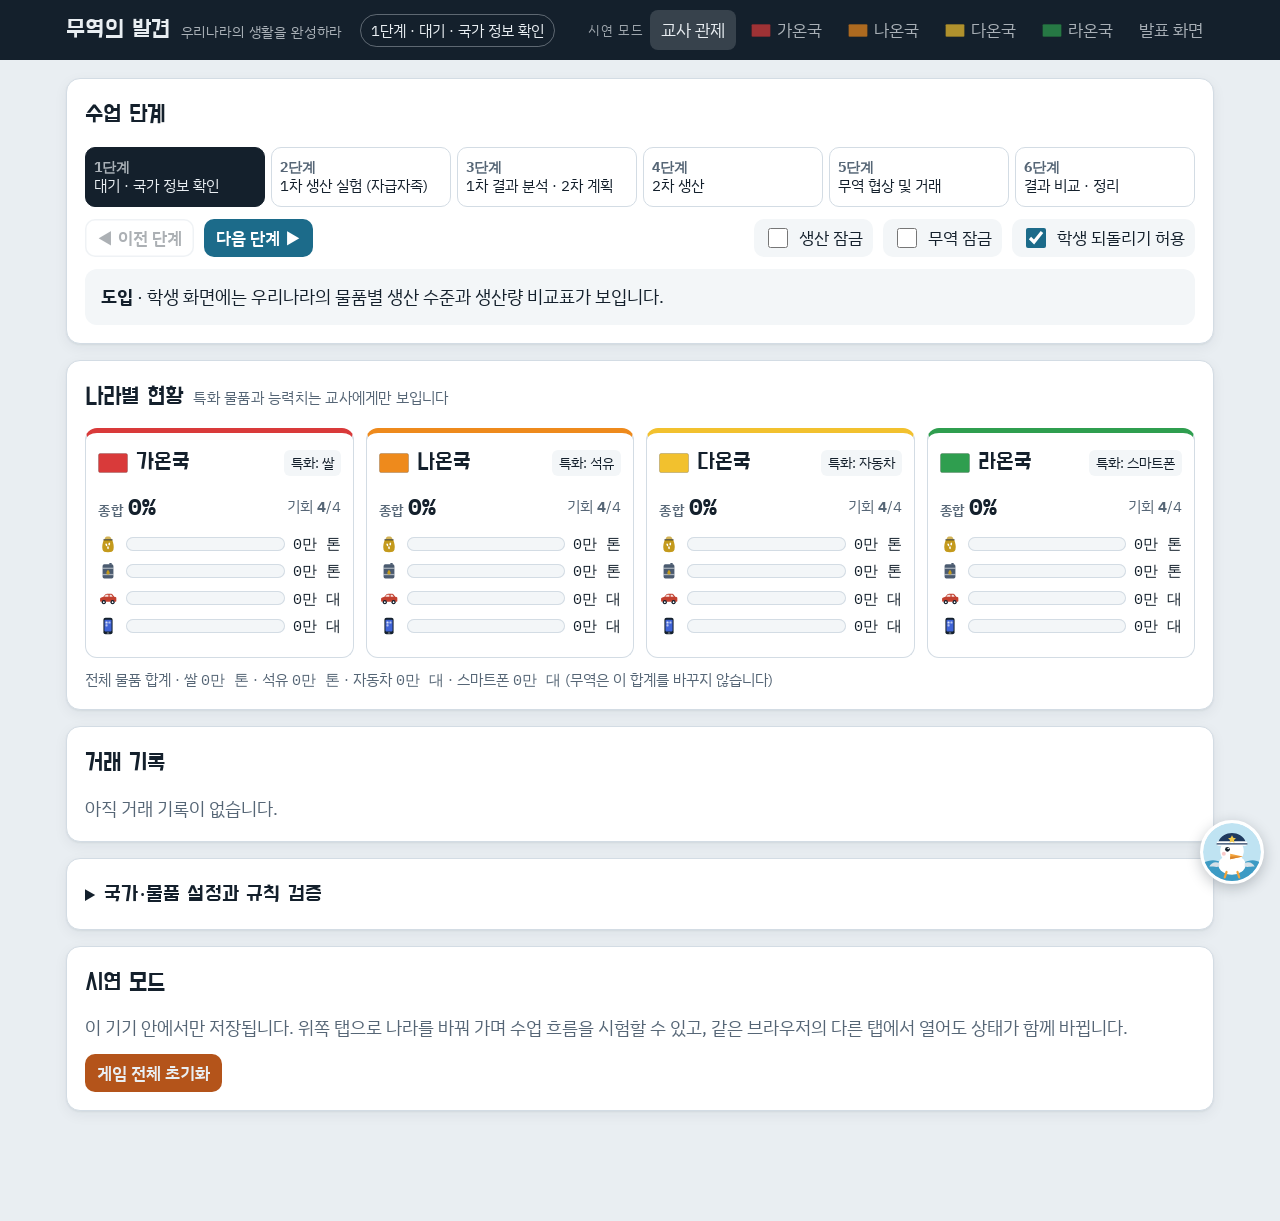
<file: demo.html>
<!doctype html>
<html lang="ko">
<head>
<meta charset="utf-8">
<meta name="viewport" content="width=device-width,initial-scale=1,viewport-fit=cover">
<title>무역의 발견 · 시연 모드</title>
<link rel="preconnect" href="https://fonts.googleapis.com">
<link rel="stylesheet" href="https://fonts.googleapis.com/css2?family=Do+Hyeon&family=IBM+Plex+Sans+KR:wght@400;500;600;700&family=IBM+Plex+Mono:wght@500;600&display=swap">
<link rel="stylesheet" href="css/style.css">
</head>
<body>
<header class="top"><div class="top-in">
  <div class="brand"><h1>무역의 발견</h1><small>우리나라의 생활을 완성하라</small></div>
  <span class="stagechip" id="stagechip"></span>
  <nav class="views" id="views" aria-label="화면 전환"></nav>
</div></header>
<main id="main"></main>
<div id="modal-root"></div>
<div id="toast-root" aria-live="polite"></div>
<script src="js/logic.js"></script>
<script src="js/ui.js"></script>
<script src="js/local-backend.js"></script>
<script>
  const backend = createLocalBackend((S, cfg, ex) => TradeUI.update(S, cfg, ex));
  const ids = TradeLogic.DEFAULT_CONFIG.countries.map(c => c.id);
  TradeUI.mount({ backend, mode: 'demo', tabs: ['teacher', ...ids, 'projector'] });
  backend.start();
</script>
</body>
</html>
</file>
<file: css/style.css>
/* Layout: 항해도 테이블 같은 차가운 회청색 바탕 위에, 나라 색은 깃발·테두리에만 쓰고 물품 색은 막대그래프에만 쓴다. */
:root{
  --bg:#e9eef2; --surface:#ffffff; --surface-2:#f3f6f8; --ink:#14202c; --muted:#566676; --line:#d3dce4;
  --accent:#1c6b8a; --accent-ink:#ffffff; --good:#1d8a4e; --good-bg:#e1f3e8; --warn:#b4541a; --warn-bg:#fbeadf;
  --rice:#c49a1c; --oil:#4b5b70; --car:#c2402f; --phone:#3f63d6;
  --shadow:0 1px 2px rgba(20,32,44,.06),0 4px 14px rgba(20,32,44,.06);
  --f-display:"Do Hyeon","IBM Plex Sans KR","Apple SD Gothic Neo","Malgun Gothic",sans-serif;
  --f-body:"IBM Plex Sans KR","Apple SD Gothic Neo","Malgun Gothic",system-ui,sans-serif;
  --f-num:"IBM Plex Mono",ui-monospace,"SFMono-Regular",Menlo,monospace;
}
@media (prefers-color-scheme: dark){:root:not([data-theme="light"]){
  --bg:#0e151c; --surface:#16212b; --surface-2:#1c2935; --ink:#e3ebf1; --muted:#93a4b3; --line:#2a3a48;
  --accent:#5bb3d4; --accent-ink:#06202b; --good:#53c98a; --good-bg:#173527; --warn:#f0965c; --warn-bg:#3a2417;
  --rice:#e0b93c; --oil:#9fb0c6; --car:#ec6a57; --phone:#7b98f2; --shadow:0 1px 2px rgba(0,0,0,.3);
  color-scheme:dark}}
:root[data-theme="dark"]{
  --bg:#0e151c; --surface:#16212b; --surface-2:#1c2935; --ink:#e3ebf1; --muted:#93a4b3; --line:#2a3a48;
  --accent:#5bb3d4; --accent-ink:#06202b; --good:#53c98a; --good-bg:#173527; --warn:#f0965c; --warn-bg:#3a2417;
  --rice:#e0b93c; --oil:#9fb0c6; --car:#ec6a57; --phone:#7b98f2; --shadow:0 1px 2px rgba(0,0,0,.3);
  color-scheme:dark}

*{box-sizing:border-box}
html,body{background:var(--bg);color:var(--ink)}
body{font-family:var(--f-body);font-size:18px;line-height:1.55;-webkit-tap-highlight-color:transparent}
body::before{content:"";position:fixed;inset:0 0 auto;height:env(safe-area-inset-top,0px);z-index:10;background:var(--ink)}
button{font:inherit;color:inherit}
h1,h2,h3{font-family:var(--f-display);font-weight:400;margin:0;text-wrap:balance;letter-spacing:.01em}
.num{font-family:var(--f-num);font-variant-numeric:tabular-nums}
.muted{color:var(--muted)}

/* 상단 바 */
.top{position:sticky;top:env(safe-area-inset-top,0px);z-index:20;background:var(--ink);color:var(--bg)}
.top-in{max-width:1180px;margin:0 auto;padding-block:10px;padding-left:max(16px,env(safe-area-inset-left,0px));padding-right:max(16px,env(safe-area-inset-right,0px));display:flex;flex-wrap:wrap;gap:10px 18px;align-items:center}
.brand{display:flex;align-items:baseline;gap:10px;min-width:0}
.brand h1{font-size:25px}
.brand small{font-size:14px;opacity:.7;letter-spacing:.06em}
.stagechip{font-size:15px;padding:4px 10px;border-radius:999px;border:1px solid color-mix(in srgb,var(--bg) 35%,transparent);white-space:nowrap}
.views{display:flex;gap:4px;flex-wrap:wrap;margin-left:auto}
.views button{border:0;background:transparent;color:var(--bg);opacity:.7;padding:7px 11px;border-radius:8px;cursor:pointer;display:flex;gap:6px;align-items:center;font-size:17px}
.views button[aria-pressed="true"]{opacity:1;background:color-mix(in srgb,var(--bg) 16%,transparent)}
.views button:focus-visible{outline:2px solid var(--bg);outline-offset:1px}
.demo-tag{font-size:13px;letter-spacing:.08em;opacity:.65;align-self:center;margin-right:2px}

main{max-width:1180px;margin:0 auto;padding-block:18px 60px;padding-left:max(16px,env(safe-area-inset-left,0px));padding-right:max(16px,env(safe-area-inset-right,0px));display:grid;gap:16px}

/* 공통 블록 */
.panel{background:var(--surface);border:1px solid var(--line);border-radius:14px;padding:18px;box-shadow:var(--shadow);min-width:0}
.panel>h2{font-size:24px;margin-bottom:12px;display:flex;gap:10px;align-items:center;flex-wrap:wrap}
.panel h3{font-size:20px;margin-bottom:8px}
.label{font-size:14px;letter-spacing:.06em;color:var(--muted);font-weight:600}
.grid2{display:grid;grid-template-columns:repeat(auto-fit,minmax(min(100%,420px),1fr));gap:16px}
.row{display:flex;gap:10px;align-items:center;flex-wrap:wrap}

/* 나라 머리 */
.nation{display:flex;gap:16px;align-items:center;border-left:6px solid var(--nc);padding-left:16px}
.nation .flag{flex:none;border-radius:4px;box-shadow:0 0 0 1px var(--line)}
.nation h2{font-size:33px;margin:0}
.guide{margin-top:4px;font-size:19px}
.stage-strip{display:flex;gap:6px;margin-top:10px;flex-wrap:wrap}
.stage-strip span{font-size:14px;padding:2px 8px;border-radius:6px;background:var(--surface-2);color:var(--muted)}
.stage-strip span.on{background:var(--ink);color:var(--bg)}
.stage-strip span.done{color:var(--ink)}

/* 생산 조건 */
.conds{display:grid;grid-template-columns:repeat(auto-fit,minmax(min(100%,200px),1fr));gap:10px}
.cond{display:flex;gap:10px;align-items:center;padding:10px 12px;border-radius:10px;background:var(--surface-2)}
.cond svg{flex:none;color:var(--ink)}
.cond b{display:block;font-size:18px}
.dots{display:flex;gap:3px;margin-top:3px}
.dots i{width:14px;height:8px;border-radius:2px;background:var(--line)}
.dots i.f{background:var(--ink)}
.cond .lv{margin-left:auto;font-size:23px}

/* 표 */
.tablewrap{overflow-x:auto}
table{border-collapse:collapse;width:100%;font-size:17px}
th,td{padding:8px 10px;border-bottom:1px solid var(--line);text-align:right;white-space:nowrap}
th:first-child,td:first-child{text-align:left}
thead th{font-size:14px;color:var(--muted);font-weight:600;letter-spacing:.04em}
tr.me td{background:color-mix(in srgb,var(--nc) 10%,transparent);font-weight:600}
.itemhead{display:inline-flex;gap:6px;align-items:center}
.lvl{display:inline-flex;gap:3px;vertical-align:middle}.lvl i{width:16px;height:10px;border-radius:2px;background:var(--line);display:block}.lvl i.f{background:var(--ink)}
.qs{margin:0;padding-left:1.4em;display:grid;gap:8px;font-size:20px;font-weight:600}

/* 확보율 */
.gauge{display:flex;align-items:center;gap:18px;flex-wrap:wrap}
.gauge .big{font-family:var(--f-display);font-size:54px;line-height:1}
.gauge .big small{font-size:27px}
.pips{display:flex;gap:6px}
.pips i{width:26px;height:26px;border-radius:7px;border:2px solid var(--ink);display:block}
.pips i.left{background:var(--ink)}
.bar{position:relative;height:14px;border-radius:7px;background:var(--surface-2);overflow:hidden;box-shadow:inset 0 0 0 1px var(--line)}
.bar>i{position:absolute;inset:0 auto 0 0;border-radius:7px;background:var(--c,var(--accent));transition:width .35s ease-out;display:block}
.bar.full>i{background:var(--good)}
.bar.tall{height:20px;border-radius:10px}

/* 물품 카드 */
.items{display:grid;grid-template-columns:repeat(4,minmax(0,1fr));gap:12px}
@media (max-width:980px){.items{grid-template-columns:repeat(2,minmax(0,1fr))}}
@media (max-width:460px){.items{grid-template-columns:1fr}}
.item{position:relative;border:1px solid var(--line);border-radius:12px;padding:14px;display:grid;gap:10px;background:var(--surface)}
.item .top-row{display:flex;gap:12px;align-items:center}
.item .nm{font-family:var(--f-display);font-size:25px;line-height:1.1}
.item .per{font-size:15px;color:var(--muted)}
.item .stock{display:flex;justify-content:space-between;align-items:baseline;gap:8px;font-size:17px}
.item .stock b{font-size:25px}
.spare{font-size:15px;padding:2px 8px;border-radius:6px;background:var(--good-bg);color:var(--good);justify-self:start}
.btn{border:0;border-radius:10px;padding:12px 16px;font-weight:600;cursor:pointer;background:var(--ink);color:var(--bg);min-height:48px;font-size:19px;touch-action:manipulation}
.btn:hover{filter:brightness(1.12)}
.btn:focus-visible{outline:3px solid var(--accent);outline-offset:2px}
.btn:disabled{opacity:.35;cursor:not-allowed;filter:none}
.btn.ghost{background:transparent;color:var(--ink);box-shadow:inset 0 0 0 1.5px var(--line)}
.btn.small{min-height:36px;padding:6px 12px;font-size:17px}
.btn.accent{background:var(--accent);color:var(--accent-ink)}
.btn.good{background:var(--good);color:var(--bg)}
.btn.warn{background:var(--warn);color:var(--bg)}
.pop{position:absolute;right:14px;top:10px;font-family:var(--f-display);font-size:29px;color:var(--good);pointer-events:none;animation:pop .7s ease-out forwards}
@keyframes pop{from{opacity:1;transform:translateY(0)}to{opacity:0;transform:translateY(-26px)}}
.chips{display:flex;gap:6px;flex-wrap:wrap}
.chip{display:inline-flex;gap:5px;align-items:center;padding:4px 10px;border-radius:8px;background:var(--surface-2);font-size:17px}
.chip .n{font-family:var(--f-num);font-size:14px;color:var(--muted)}

/* 무역 */
.seg{display:flex;gap:6px;flex-wrap:wrap}
.seg button{border:1.5px solid var(--line);background:var(--surface);border-radius:10px;padding:8px 12px;min-height:46px;cursor:pointer;display:flex;gap:7px;align-items:center;font-size:18px}
.seg button[aria-pressed="true"]{border-color:var(--ink);box-shadow:inset 0 0 0 1.5px var(--ink);font-weight:700}
.seg button:focus-visible{outline:3px solid var(--accent);outline-offset:1px}
.stepper{display:flex;align-items:center;gap:6px}
.stepper button{width:46px;height:46px;border-radius:10px;border:1.5px solid var(--line);background:var(--surface);font-size:25px;cursor:pointer}
.stepper input{width:84px;height:46px;border-radius:10px;border:1.5px solid var(--line);background:var(--surface);color:var(--ink);text-align:center;font-family:var(--f-num);font-size:23px}
.dir{border-radius:12px;padding:14px;display:grid;gap:10px}
.dir.out{background:color-mix(in srgb,var(--warn) 9%,var(--surface))}
.dir.in{background:color-mix(in srgb,var(--good) 9%,var(--surface))}
.tag{font-size:14px;font-weight:700;padding:2px 8px;border-radius:6px;letter-spacing:.04em;white-space:nowrap}
.tag.ex{background:var(--warn-bg);color:var(--warn)}
.tag.im{background:var(--good-bg);color:var(--good)}
.tag.pend{background:var(--surface-2);color:var(--muted)}
.deal{border:1px solid var(--line);border-radius:12px;padding:12px;display:grid;gap:8px}
.deal .lines{display:grid;gap:4px}
.deal.incoming{border-color:var(--accent);box-shadow:inset 0 0 0 1px var(--accent)}
.summary{font-size:19px;padding:12px;border-radius:10px;background:var(--surface-2)}
.inv-mini{display:flex;gap:14px;flex-wrap:wrap;font-size:17px}

/* 탐구 기록 */
.q{display:grid;gap:6px}
.q label{font-weight:600}
textarea,input[type=text]{width:100%;border:1.5px solid var(--line);border-radius:10px;padding:10px 12px;background:var(--surface);color:var(--ink);font:inherit;font-size:19px}
textarea{min-height:64px;resize:vertical}
textarea:focus,input:focus{outline:2px solid var(--accent);outline-offset:0;border-color:transparent}
.saved{font-size:14px;color:var(--good);min-height:1em}
.callout{border-radius:12px;padding:14px 16px;background:var(--surface-2);font-size:18px}

/* 비교 */
.cmp{display:grid;gap:14px}
.cmp-row{display:grid;grid-template-columns:110px 1fr;gap:10px;align-items:center}
.cmp-row .bars{display:grid;gap:5px}
.cmp-row .b{display:grid;grid-template-columns:34px 1fr 64px;gap:8px;align-items:center;font-size:15px}
.big-cmp{display:flex;align-items:center;gap:18px;flex-wrap:wrap;font-family:var(--f-display)}
.big-cmp .v{font-size:44px;line-height:1}
.big-cmp .arrow{font-size:33px;color:var(--muted)}

/* 교사 */
.stepper-stages{display:grid;grid-template-columns:repeat(auto-fit,minmax(min(100%,128px),1fr));gap:6px}
.stepper-stages button{border:1.5px solid var(--line);background:var(--surface);border-radius:10px;padding:8px;text-align:left;cursor:pointer;min-height:60px;font-size:15px;line-height:1.3}
.stepper-stages button b{display:block;font-family:var(--f-num);font-size:14px;color:var(--muted)}
.stepper-stages button[aria-current="step"]{background:var(--ink);color:var(--bg);border-color:var(--ink)}
.stepper-stages button[aria-current="step"] b{color:var(--bg);opacity:.7}
.switch{display:inline-flex;gap:8px;align-items:center;cursor:pointer;padding:6px 10px;border-radius:10px;background:var(--surface-2);font-size:17px}
.switch input{width:20px;height:20px;accent-color:var(--accent)}
.nations{display:grid;grid-template-columns:repeat(auto-fit,minmax(min(100%,250px),1fr));gap:12px}
.ncard{border:1px solid var(--line);border-top:5px solid var(--nc);border-radius:12px;padding:12px;display:grid;gap:8px;background:var(--surface)}
.ncard .hd{display:flex;gap:8px;align-items:center;flex-wrap:wrap}
.ncard .hd h3{white-space:nowrap}
.ncard .hd h3{margin:0;font-size:23px}
.ncard .mini{display:grid;grid-template-columns:auto 1fr auto;gap:4px 8px;align-items:center;font-size:15px}
.spec{font-size:14px;padding:2px 7px;border-radius:6px;background:var(--surface-2);margin-left:auto}
.cfg-grid{display:grid;gap:10px}
.cfg-grid input[type=number]{width:62px;padding:6px;border:1.5px solid var(--line);border-radius:8px;background:var(--surface);color:var(--ink);font-family:var(--f-num)}
.cfg-grid input[type=text]{padding:6px 8px;font-size:17px}
.cfg-grid input[type=color]{width:40px;height:34px;border:0;background:none;padding:0}
.cfg-grid select{padding:6px;border-radius:8px;border:1.5px solid var(--line);background:var(--surface);color:var(--ink)}
.check{font-size:17px;display:grid;gap:4px}
.check .ok{color:var(--good);font-weight:600}
.check .no{color:var(--warn);font-weight:600}
details>summary{cursor:pointer;font-weight:600;list-style-position:inside}
details>summary h2{display:inline}

/* 발표 화면 */
.proj{display:grid;gap:18px}
.proj .hero{display:grid;gap:6px;padding:22px;border-radius:16px;background:var(--ink);color:var(--bg)}
.proj .hero h2{font-size:clamp(28px,4vw,44px)}
.proj .hero p{margin:0;font-size:clamp(17px,2vw,22px);opacity:.85}
.proj .together{display:flex;gap:20px;align-items:center;flex-wrap:wrap}
.proj .together .v{font-family:var(--f-display);font-size:clamp(48px,7vw,86px);line-height:1}
.proj .nations .ncard{font-size:18px}
.proj .ncard .mini{font-size:18px}

/* 모달·알림 */
.modal{position:fixed;inset:0;z-index:50;background:rgba(10,16,22,.5);display:grid;place-items:center;padding:16px}
.modal .box{background:var(--surface);color:var(--ink);border-radius:14px;padding:20px;max-width:440px;width:100%;display:grid;gap:12px;box-shadow:0 10px 40px rgba(0,0,0,.3)}
.toast{position:fixed;left:50%;bottom:calc(20px + env(safe-area-inset-bottom,0px));transform:translateX(-50%);z-index:60;background:var(--ink);color:var(--bg);padding:12px 18px;border-radius:12px;font-weight:600;max-width:calc(100% - 32px);box-shadow:0 6px 24px rgba(0,0,0,.25)}
.toast.warn{background:var(--warn)}
.flow svg{width:100%;height:auto;max-width:720px;display:block;margin:0 auto}
@media (max-width:560px){.nation h2{font-size:27px}.gauge .big{font-size:42px}.cmp-row{grid-template-columns:1fr}}
@media (prefers-reduced-motion:reduce){*{transition:none!important;animation:none!important}}

/* ---------- 실시간 버전 추가 요소 ---------- */
html,body{margin:0}
.hdr-extra{display:flex;gap:10px;align-items:center;margin-left:auto;font-size:17px;flex-wrap:wrap}
.views+.hdr-extra{margin-left:0}
.dot{width:9px;height:9px;border-radius:50%;display:inline-block;background:var(--good)}
.dot.off{background:var(--warn)}
.dot.idle{background:var(--line)}
.offline{background:var(--warn);color:var(--bg);text-align:center;padding:8px 16px;font-weight:600}
.gate{max-width:560px;margin:8vh auto 0;display:grid;gap:16px}
.gate .panel{display:grid;gap:14px}
.gate h2{font-size:31px}
.code-input{font-family:var(--f-num);font-size:34px;letter-spacing:.3em;text-transform:uppercase;text-align:center;padding:12px;width:100%;border:2px solid var(--line);border-radius:12px;background:var(--surface);color:var(--ink)}
.code-input:focus{outline:3px solid var(--accent);border-color:transparent}
.pick{display:grid;grid-template-columns:repeat(auto-fit,minmax(min(100%,200px),1fr));gap:10px}
.pick button{display:flex;gap:12px;align-items:center;padding:14px;border-radius:12px;border:2px solid var(--line);background:var(--surface);cursor:pointer;font-size:23px;font-family:var(--f-display);min-height:64px;text-align:left}
.pick button:not(:disabled):hover{border-color:var(--ink)}
.pick button:disabled{opacity:.45;cursor:not-allowed}
.pick button small{display:block;font-family:var(--f-body);font-size:15px;color:var(--muted)}
.bigcode{font-family:var(--f-num);font-size:clamp(34px,6vw,56px);letter-spacing:.18em;font-weight:600;line-height:1}
.seats{display:grid;gap:6px}
.seat{display:grid;grid-template-columns:auto 1fr auto;gap:10px;align-items:center;padding:8px 10px;border-radius:10px;background:var(--surface-2)}
.copyline{display:flex;gap:8px;align-items:center;flex-wrap:wrap}
.copyline code{font-family:var(--f-num);font-size:17px;background:var(--surface-2);padding:6px 10px;border-radius:8px;word-break:break-all}
.roomlist{display:grid;gap:8px}
.roomlist button{display:flex;justify-content:space-between;gap:10px;align-items:center;padding:12px 14px;border-radius:10px;border:1.5px solid var(--line);background:var(--surface);cursor:pointer;font-size:18px}
.roomlist button:hover{border-color:var(--ink)}
.checklist{display:grid;gap:6px;font-size:18px}
.checklist .ok{color:var(--good);font-weight:600}
.checklist .no{color:var(--warn);font-weight:600}

/* 무역의 바다 */
.sea{position:relative;width:100%;aspect-ratio:16/10;border-radius:14px;overflow:hidden;box-shadow:inset 0 0 0 2px color-mix(in srgb,var(--ink) 12%,transparent);user-select:none;-webkit-user-select:none;touch-action:none;background:#2f7ea6}
.sea-bg{position:absolute;inset:0;width:100%;height:100%;display:block}
.isle{position:absolute;transform:translate(-50%,-50%);background:color-mix(in srgb,#fffaf0 90%,transparent);color:#14202c;border:2px solid var(--nc);border-radius:10px;padding:5px 7px;font-size:14px;line-height:1.3;min-width:116px;box-shadow:0 2px 6px rgba(0,0,0,.18);pointer-events:none}
.isle.me{box-shadow:0 0 0 3px color-mix(in srgb,var(--nc) 35%,transparent),0 2px 6px rgba(0,0,0,.18)}
.isle-hd{display:flex;align-items:center;gap:5px;margin-bottom:3px;font-size:15px}
.isle-hd .me-tag{margin-left:auto;font-size:12px;font-weight:700;background:var(--nc);color:var(--nci,#fff);border-radius:4px;padding:0 5px}
.isle-inv{display:grid;gap:1px}
.isle-inv>span{display:flex;align-items:center;gap:4px;white-space:nowrap}
.isle-inv .num{font-weight:700}
.isle-inv small{color:#566676;font-size:12px}
.ship{position:absolute;width:6.4%;aspect-ratio:64/40;transform:translate(-50%,-50%);pointer-events:none;z-index:3;filter:drop-shadow(0 3px 2px rgba(0,0,0,.3))}
.ship .boat{width:100%;height:100%;animation:bob 2.4s ease-in-out infinite;transform-origin:50% 60%}
.ship.moving .boat{animation:none}
.ship::after{content:"";position:absolute;left:50%;top:100%;width:70%;height:14%;transform:translate(-50%,-30%);border-radius:50%;background:rgba(255,255,255,.35);z-index:-1}
@keyframes bob{0%,100%{translate:0 0}50%{translate:0 -6%}}
.sea-banner{position:absolute;left:50%;bottom:10px;transform:translateX(-50%);background:rgba(20,32,44,.82);color:#fff;padding:6px 14px;border-radius:999px;font-size:17px;white-space:nowrap;display:flex;align-items:center;gap:6px;z-index:4}
.sea-banner.arrive{background:var(--nc);color:var(--nci,#fff);box-shadow:0 0 0 3px rgba(255,255,255,.6);animation:pop .4s ease-out}
@keyframes pop{0%{transform:translateX(-50%) scale(.85)}100%{transform:translateX(-50%) scale(1)}}
.sea-ctrl{display:flex;gap:16px;align-items:center;margin-top:12px;flex-wrap:wrap}
.sea-ctrl p{flex:1;min-width:220px;font-size:17px}
.dpad{display:grid;grid-template-columns:repeat(3,56px);grid-template-rows:repeat(3,56px);gap:4px}
.dpad button{border:0;border-radius:12px;background:var(--ink);color:var(--bg);font-size:25px;cursor:pointer;touch-action:none;user-select:none;-webkit-user-select:none}
.dpad button:active{background:var(--accent)}
.dpad [data-dir=up]{grid-column:2;grid-row:1}.dpad [data-dir=left]{grid-column:1;grid-row:2}.dpad [data-dir=right]{grid-column:3;grid-row:2}.dpad [data-dir=down]{grid-column:2;grid-row:3}
.port{border-top:5px solid var(--nc)}
.port h2{display:flex;align-items:center;gap:8px}
.opts{display:grid;gap:8px;grid-template-columns:repeat(2,minmax(0,1fr))}
.opt{display:flex;gap:10px;align-items:center;text-align:left;border:1.5px solid var(--line);background:var(--surface);border-radius:10px;padding:8px 10px;cursor:pointer;min-height:52px}
.opt span{display:grid}.opt small{color:var(--muted);font-size:14px}
.opt.on{border-color:var(--accent);box-shadow:inset 0 0 0 1.5px var(--accent);background:color-mix(in srgb,var(--accent) 8%,var(--surface))}
.opt:disabled{opacity:.4;cursor:not-allowed}
.opt>span{flex:1;min-width:0}
.opt .gauge{display:flex;align-items:center;gap:8px;margin-top:5px}
.opt .gbar{display:block;position:relative;flex:1;height:14px;border:1.5px solid var(--gc);border-radius:4px;overflow:hidden;background:color-mix(in srgb,var(--gc) 10%,#fff)}
.opt .gbar i{position:absolute;inset:0 auto 0 0;background:var(--gc)}
.opt .gbar::after{content:"";position:absolute;inset:0;background:repeating-linear-gradient(90deg,transparent 0 calc(25% - 1.5px),rgba(255,255,255,.95) calc(25% - 1.5px) 25%)}
.opt .gpct{min-width:48px;text-align:right;font-size:14px;font-weight:700;color:var(--gc)}
.gauge.g-none{--gc:#d93a3a}.gauge.g-low{--gc:#e07b10}.gauge.g-full{--gc:#2f9e4f}.gauge.g-over{--gc:#2f6fdb}
.letter{background:color-mix(in srgb,#f6ecd2 70%,var(--surface));border:1px solid color-mix(in srgb,#b08a3a 40%,var(--line));border-radius:10px;padding:12px 14px;display:grid;gap:8px}
.letter p{margin:0;font-size:19px}
.letter.incoming{border-left:5px solid var(--nc)}
.badge{display:inline-grid;place-items:center;min-width:24px;height:24px;border-radius:999px;background:var(--warn);color:#fff;font-size:17px;padding:0 6px;vertical-align:middle}
@media (max-width:700px){.isle{min-width:0;font-size:12px;padding:3px 5px}.isle-hd{font-size:13px}.isle-inv small{display:none}.dpad{grid-template-columns:repeat(3,48px);grid-template-rows:repeat(3,48px)}}

/* ---------- 도우미 갈매기 (오른쪽 아래) ---------- */
.helper{position:fixed;right:calc(16px + env(safe-area-inset-right,0px));bottom:calc(16px + env(safe-area-inset-bottom,0px));z-index:55;display:flex;flex-direction:column;align-items:flex-end;gap:10px;pointer-events:none}
.helper>*{pointer-events:auto}
.helper-btn{width:64px;height:64px;padding:0;border:3px solid var(--surface);border-radius:50%;background:var(--surface);cursor:pointer;box-shadow:0 4px 14px rgba(20,32,44,.25);overflow:hidden;position:relative;transition:transform .15s ease-out}
.helper-btn:hover{transform:scale(1.06)}
.helper-btn:focus-visible{outline:3px solid var(--accent);outline-offset:2px}
.helper-btn svg{display:block}
.helper-btn.new::after{content:"";position:absolute;top:4px;right:4px;width:14px;height:14px;border-radius:50%;background:var(--warn);border:2px solid var(--surface)}
.helper-btn.new{animation:helper-nudge 1.6s ease-in-out 2}
@keyframes helper-nudge{0%,100%{transform:rotate(0)}15%{transform:rotate(-10deg)}30%{transform:rotate(8deg)}45%{transform:rotate(0)}}
.helper-bubble{position:relative;max-width:min(320px,calc(100vw - 32px));background:var(--surface);color:var(--ink);border:2px solid var(--ink);border-radius:16px;padding:12px 38px 12px 14px;box-shadow:0 8px 28px rgba(20,32,44,.22);animation:helper-pop .18s ease-out}
.helper-bubble::after{content:"";position:absolute;right:24px;bottom:-11px;width:18px;height:18px;background:var(--surface);border-right:2px solid var(--ink);border-bottom:2px solid var(--ink);transform:rotate(45deg)}
.helper-bubble p{margin:0;font-size:19px;line-height:1.5}
.helper-name{font-family:var(--f-display);font-size:18px;color:var(--accent);margin-bottom:2px}
.helper-x{position:absolute;top:6px;right:6px;width:30px;height:30px;border:0;border-radius:8px;background:transparent;font-size:23px;line-height:1;cursor:pointer;color:var(--muted)}
.helper-x:hover{background:var(--surface-2)}
@keyframes helper-pop{from{opacity:0;transform:translateY(6px) scale(.97)}to{opacity:1;transform:none}}
main{padding-bottom:110px}
@media (max-width:560px){.helper-btn{width:54px;height:54px}}

/* 생산 수준과 그 까닭 */
.whylist{display:grid;gap:10px}
.why{display:flex;gap:12px;align-items:flex-start;padding:12px 14px;border-radius:12px;background:var(--surface-2);border:2px solid transparent}
.why-b{flex:1;min-width:0}
.why-h{display:flex;gap:10px;align-items:center;flex-wrap:wrap}
.why-h b{font-family:var(--f-display);font-weight:400;font-size:24px}
.why-q{margin-left:auto;font-weight:600}
.why p{margin:4px 0 2px;font-size:18px;line-height:1.5}
.why-t{font-size:15px}

.ledger>summary{cursor:pointer;list-style:none;display:flex;align-items:center;gap:8px}
.ledger>summary::-webkit-details-marker{display:none}
.ledger>summary::before{content:'▶';font-size:14px;color:var(--muted);transition:transform .15s}
.ledger[open]>summary::before{transform:rotate(90deg)}
.ledger>summary h3{margin:0}
.ledger[open]>summary{margin-bottom:10px}

.proj-nav{display:flex;gap:8px;flex-wrap:wrap}
.proj-nav .btn{min-height:44px;font-size:18px}
.proj-nav .btn.ghost{color:var(--bg);box-shadow:inset 0 0 0 1.5px currentColor}
.proj-nav .btn:disabled{opacity:.35}
html:fullscreen .top{display:none}
html:fullscreen body{overflow-y:auto}
</file>
